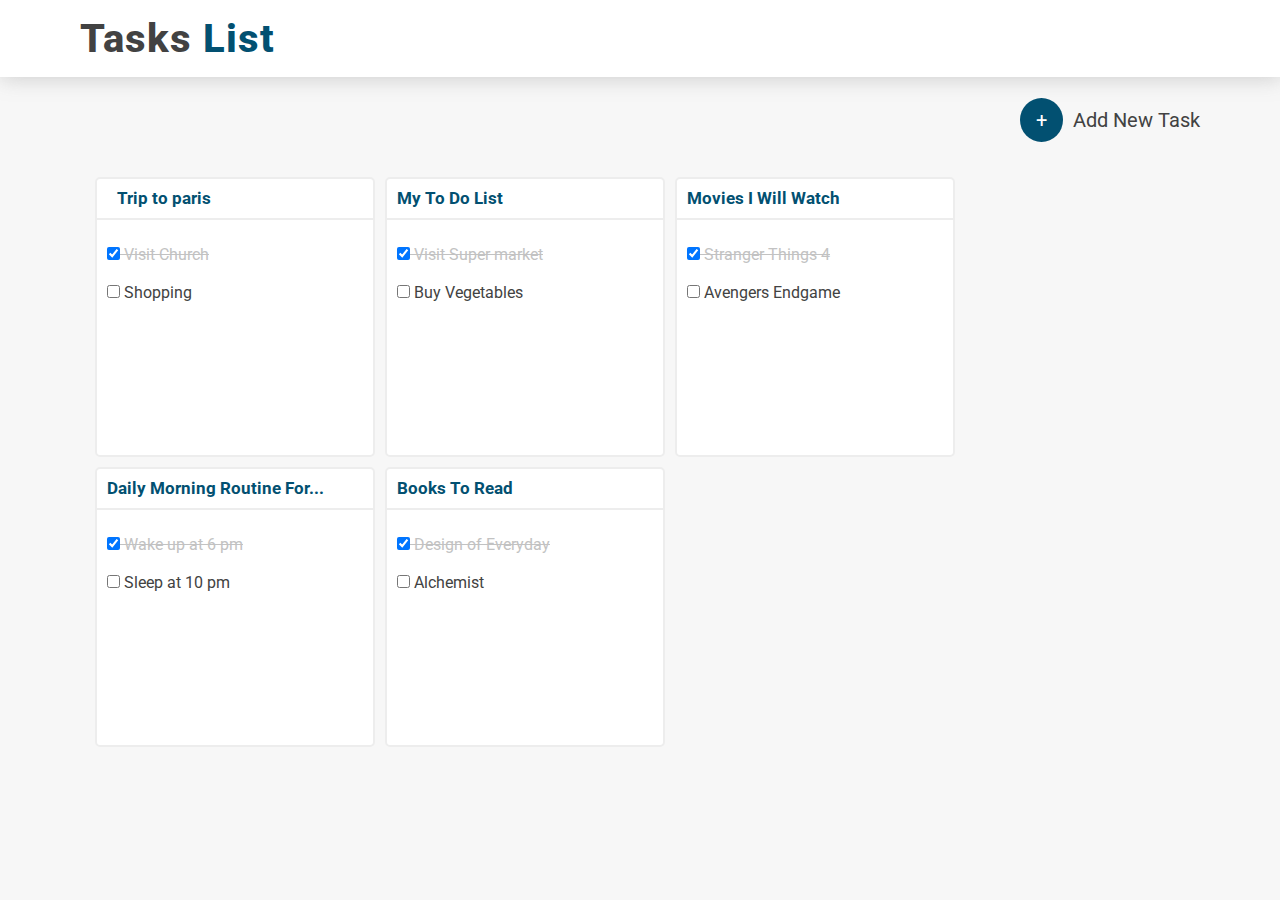
<file: index.html>
<!DOCTYPE html>
<html lang="en">

<head>
    <meta charset="UTF-8">
    <meta http-equiv="X-UA-Compatible" content="IE=edge">
    <meta name="viewport" content="width=device-width, initial-scale=1.0">
    <title>TODO APP UI WEB</title>
    <link rel="stylesheet" type="text/css" href="Style.css">
</head>
<body>
<nav class="navbar" id="$navbar">
<a href="./index.html" class="logo">Tasks <span class="list"> List</span></a>
</nav>

<div class="Container">
<div class="newtask" id="$newtask">
<a href="./index1.html" class="plusSign" target="_self">+</a>
<a href="./index1.html" class="addNewtask" target="_self">Add New Task</a>
</div>
<div class="cardContainer">
<div class="cards">
<h5> <a href="./index2.html">Trip to paris</a></h5>
<form action="#">
<div class="checks">
<span class="blur">
    <input type="checkbox" id="church" name="church" checked> Visit Church</span> <br> <br> 
    <input type="checkbox" id="shopping" name="shopping"> Shopping</div>
    </form>
    </div>
<div class="cards">
    <h5>My To Do List</h5>
<form action="#">
<div class="checks">
<span class="blur">
    <input type="checkbox" id="church" name="church" checked> Visit Super market</span> <br> <br> 
    <input type="checkbox" id="shopping" name="shopping"> Buy Vegetables
    </div>
    </form></div>
<div class="cards">
    <h5>Movies I Will Watch</h5>
    <form action="#">
<div class="checks">
    <span class="blur">
    <input type="checkbox" id="church" name="church" checked> Stranger Things 4</span> <br> <br> 
    <input type="checkbox" id="shopping" name="shopping"> Avengers Endgame
    </div>
</form></div>
<div class="cards">
    <h5>Daily Morning Routine For...</h5>
    <form action="#">
    <div class="checks">
<span class="blur">
    <input type="checkbox" id="church" name="church" checked> Wake up at 6 pm</span> <br> <br> 
    <input type="checkbox" id="shopping" name="shopping"> Sleep at 10 pm </div>
    </form>
    </div>
<div class="cards">
    <h5>Books To Read</h5>
    <form action="#">
<div class="checks">
    <span class="blur">
    <input type="checkbox" id="church" name="church" checked> Design of Everyday</span> <br> <br> 
    <input type="checkbox" id="shopping" name="shopping"> Alchemist
    </div>
</form>
</div>
</div>
</div>
</body>
</html>
</file>
<file: Style.css>
@import url('https://fonts.googleapis.com/css2?family=Dosis:wght@300&family=Instrument+Serif&family=Montserrat&family=Poltawski+Nowy:wght@500;600&family=Poppins:ital,wght@0,400;0,700;1,400&family=Raleway:wght@300;400&family=Roboto+Mono:wght@300&family=Roboto+Slab:wght@100;200;500;600;700&family=Roboto:wght@300;400&family=Sono:wght@500&family=Tilt+Neon&family=Ysabeau:wght@300&display=swap');


/* CSS Page-1 */
* {
    margin: 0px auto;
    padding: 0px;
    box-sizing: border-box;
    text-decoration: none;
   
}

:root {
    --black: rgba(66, 66, 66, 1);
    --skyblue: rgb(2, 80, 113);
    --white: rgba(255, 255, 255, 1);
    --border: rgba(237, 237, 237, 1);
    --grey: rgba(194, 194, 194, 1);
    --background: rgba(247, 247, 247, 1);
}

body {
    background: var(--background);
    cursor: pointer;
    font-family: 'Roboto', sans-serif;
}

.navbar {
    padding: 15px 80px;
    background: var(--white);
    box-shadow: 1px 1px 20px rgba(128, 128, 128, 0.366);
    font-weight: 800;
    letter-spacing: 1px;
}

.logo {
    font-size: 40px;
    text-decoration: none;
    color: var(--black);
}

.list {
    color: var(--skyblue);
}

.Container {
    padding: 25px 80px;
    font-size: 20px;
}

.newtask {
    text-align: right;
    color: var(--black);
    margin: 6px 0px;
}

.plusSign {
    border-radius: 50%;
    padding: 10px 16px;
    color: var(--white);
    background: var(--skyblue);
}

.addNewtask {
    color: var(--black);
    padding-left: 5px;
}

.addNewtask:hover {
    color: var(--skyblue);
    transition: ease 0.2s;
    text-decoration: underline  var(--skyblue);
}

h5 {
    color: var(--skyblue);
    padding: 10px 10px;
    border-bottom: 2px solid var(--border);
}

h5 a{
    color: var(--skyblue);
    padding: 10px 10px;
    border-bottom: 2px solid var(--border);
}

.cardContainer {
    width: 100%;
    margin: 30px auto;
    padding: 10px;
    display: flex;
    flex-wrap: wrap;
    justify-content: flex-start;
}

.cards {
    border-radius: 5px;
    width: 280px;
    height: 280px;
    background: white;
    border: 2px solid var(--border);
    margin: 5px;
}

.cards:hover {
    box-shadow: 0px 5px 10px rgba(128, 128, 128, 0.371);
    transition: ease 0.2s;
    translate: 0px -10px;
}

.blur {
    text-decoration: line-through;
    color: var(--grey);
}

.checks {
    font-size: 16px;
    padding: 30px 0px;
    color: var(--black);
    padding: 25px 10px;
}

/* CSS Page-2 */

.page2 {
    width: 100vw;
    height: 800px;
    position: absolute;
    background: rgba(79, 79, 79, 0.25);
    backdrop-filter: blur(4px);
    top: 0%;
    left: 0%;
}


.popular1 {
    background: rgb(255, 255, 255);
    width: 400px;
    height: 200px;
    margin-top: 15%;
    text-align: center;
    padding: 5px 10px;
}

.addnewtask-heading {
    float: left;
    border-bottom: 2px solid var(--skyblue);
    color: var(--black);
}

.addnewtask-heading:hover {
    letter-spacing: 2px;
    transition: 0.3s ease-out;
}

.cross {
    float: right;
    font-size: 32px;
    line-height: 50px;
    color: var(--black);
    padding: 0px 5px;
}

@keyframes rotate {
    from {
        transform: rotate(0deg);
    }

    to {
        transform: rotate(360deg);
    }
}

.cross:hover {
    color: black;
}

.addnewtask-heading {
    font-size: 18px;
    font-weight: 500;
    padding: 15px 10px;
}

.c_input {
    outline: none;
    border: 1px solid var(--border);
    background: white;
    width: 100%;
    margin: 20px 0px;
    padding: 12px 20px;
}

.addTaskbtn {
    float: right;
    padding: 8px 30px;
    background: var(--skyblue);
    color: white;
    border: 2px solid var(--skyblue);
    border-radius: 5px;
    margin: 10px 0px;
}

.addTaskbtn:hover {
    background: var(--white);
    border: 1px solid var(--skyblue);
    color: var(--skyblue);
    transition: ease 0.2s;
    padding: 10px 32px;
}

/* CSS Page-3 */

.page3container{
    width: 100%;
    height: 100%;
    padding: 20px;
}

.page3Options{
    width: 400px;
    margin-bottom: 30px; 
    padding: 20px 0px;
}

.back{
    color: var(--black);
    font-size: 18px;
    float: left;
}

.page3-h5{
    text-align: center;
    font-size: 20px;
}

.page3-cards{
    width: 400px;   
    height: 280px;
    font-size: 20px;
    border-radius: 10px;
    box-shadow: 2px 3px 10px rgba(128, 128, 128, 0.296);
}

.page3-cards:hover{
    translate: none;
}

/* CSS Page-4 */

.page4{
   width: 100vw;
    height: 800px;
    position: absolute;
    background: rgba(79, 79, 79, 0.25);
}
</file>
